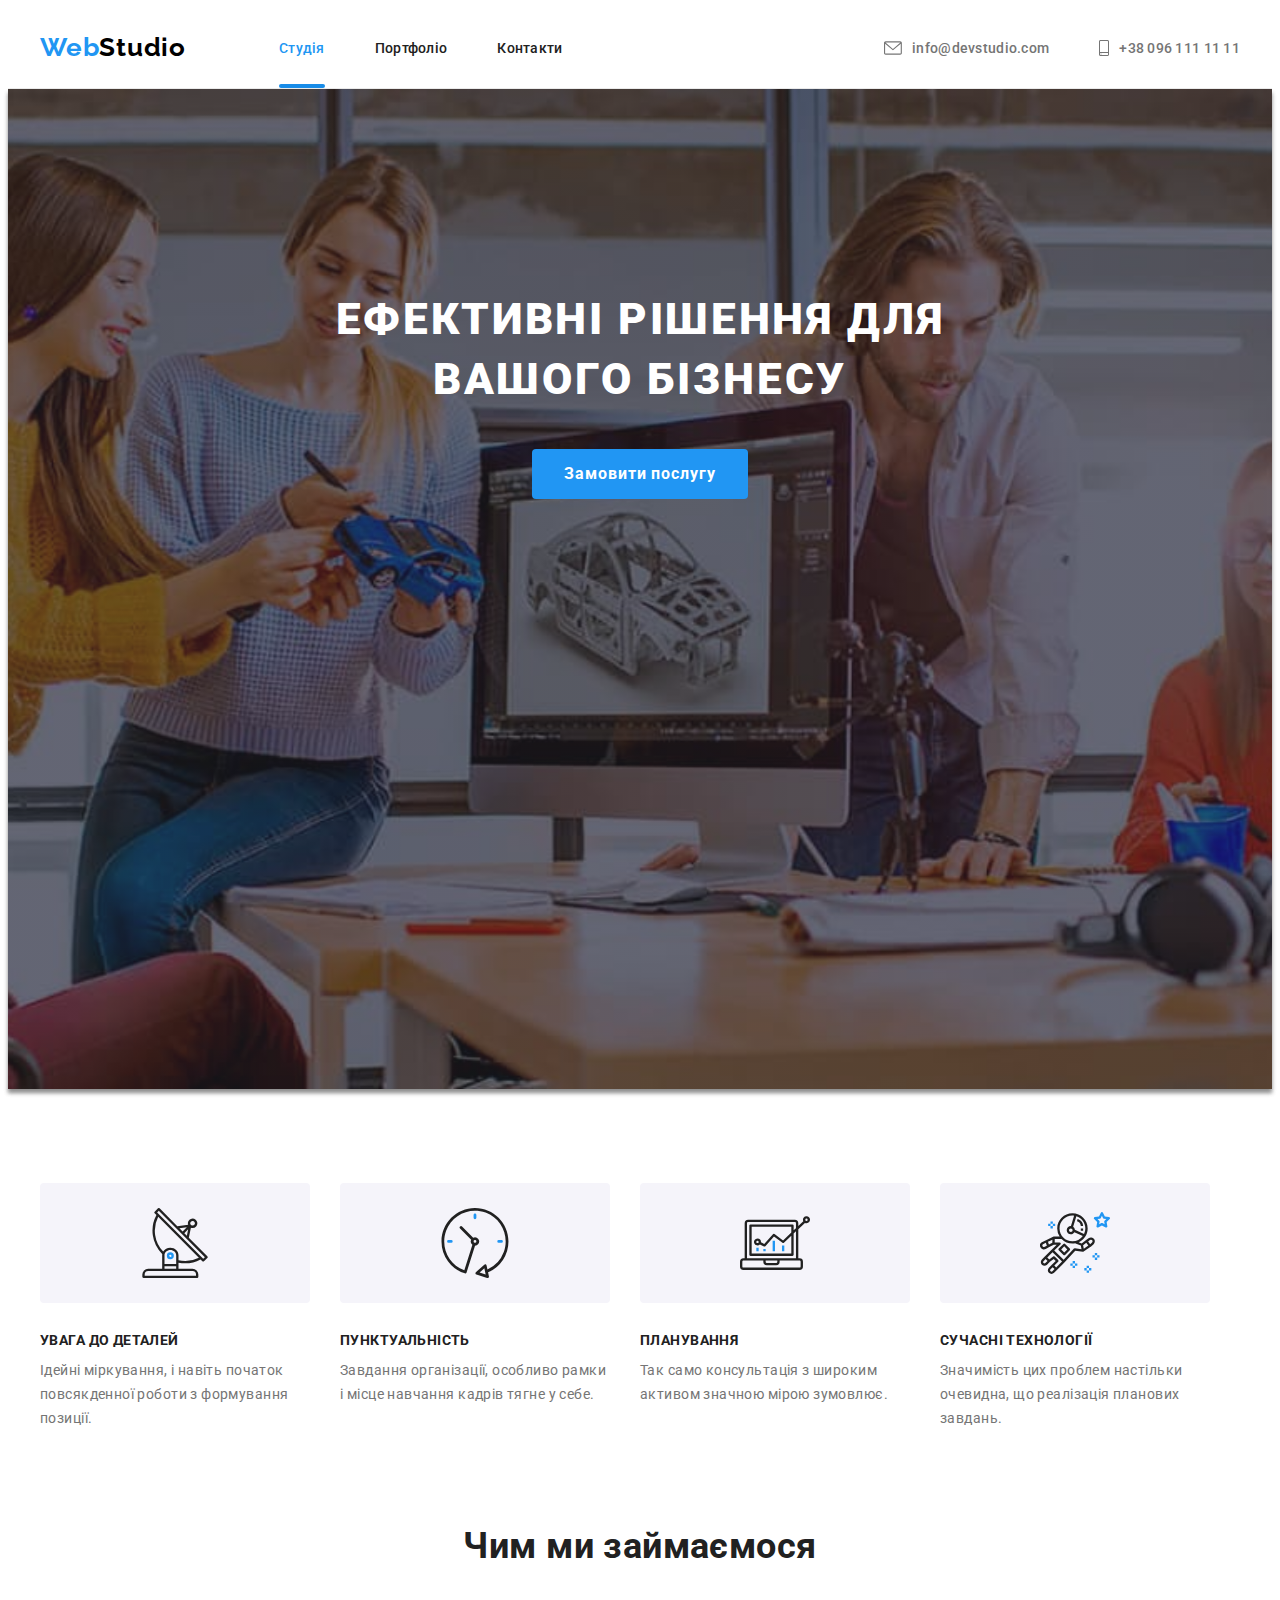
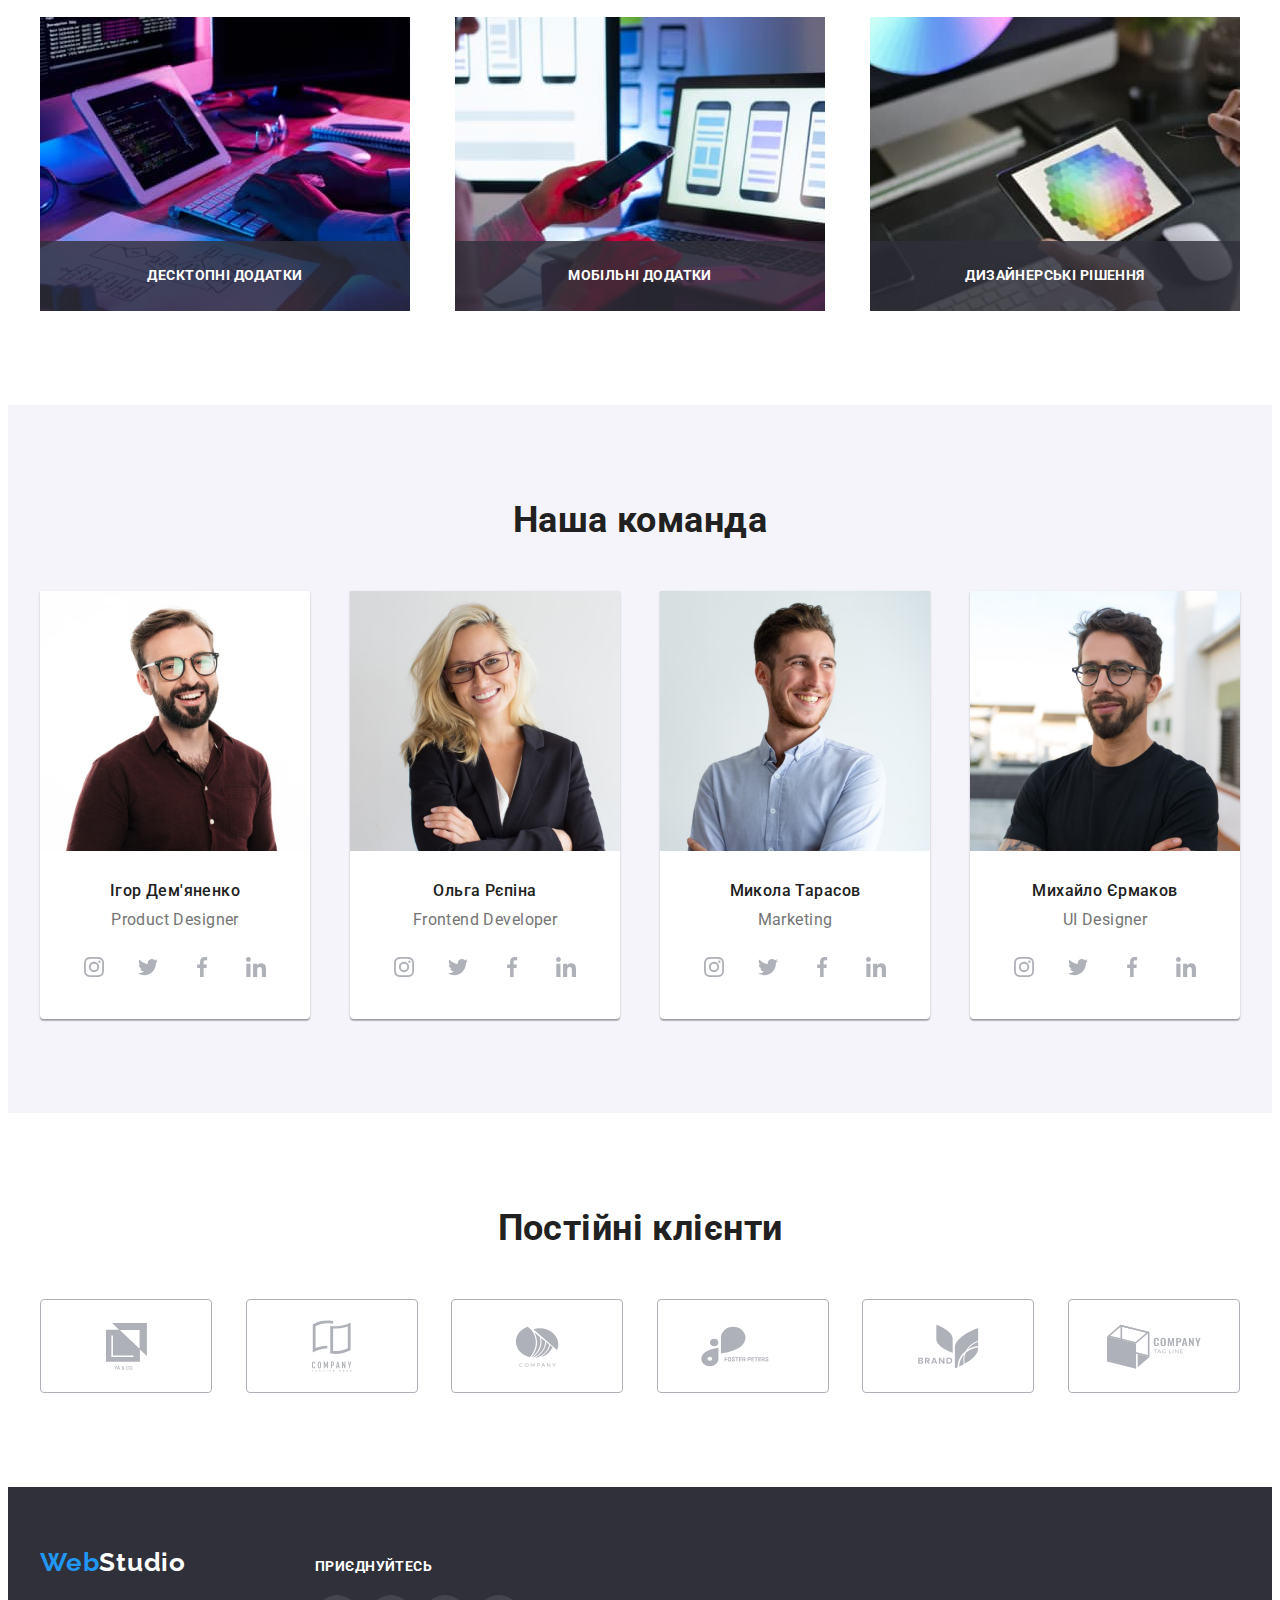
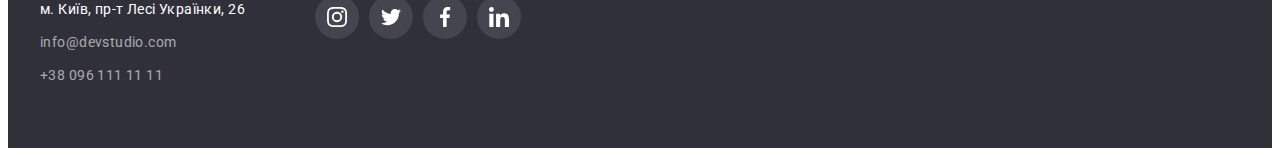
<file: index.html>
<!DOCTYPE html>
<html lang="en">
<head>
    <meta charset="UTF-8">
    <meta http-equiv="X-UA-Compatible" content="IE=edge">
    <meta name="viewport" content="width=device-width, initial-scale=1.0">
    <title>Web Studio</title>
    <link rel="preconnect" href="https://fonts.googleapis.com">
    <link rel="preconnect" href="https://fonts.gstatic.com" crossorigin>
    <link href="https://fonts.googleapis.com/css2?family=Raleway:wght@700&family=Roboto:wght@400;500;700;900&display=swap"
          rel="stylesheet">
    <link rel="stylesheet" href="https://cdnjs.cloudflare.com/ajax/libs/modern-normalize/1.1.0/modern-normalize.min.css"
        integrity="sha512-wpPYUAdjBVSE4KJnH1VR1HeZfpl1ub8YT/NKx4PuQ5NmX2tKuGu6U/JRp5y+Y8XG2tV+wKQpNHVUX03MfMFn9Q=="
        crossorigin="anonymous" referrerpolicy="no-referrer" />
    <link rel="stylesheet" href="./css/styles.css">
</head>
<body>

    <!-- HEADER -->
    <header class="page-header">
        <div class="container flex">
        <nav>
            <ul class="nav">
                <li class="item-logo"><a href="index.html" class="logo"><span class="logo-part">Web</span>Studio</a></li>
                <li class="item"><a href="./index.html" class="link current">Студія</a></li>
                <li class="item"><a href="./portfolio.html" class="link">Портфоліо</a></li>
                <li class="item"><a href="" class="link">Контакти</a></li>
            </ul>
        </nav>
        <ul class="contacts">
            <li class="item">
                <a class="link" href="mailto:info@devstudio.com">
                    <svg class="icon-mail" width="18" height="16">
                        <use href="./images/icons.svg#icon-link-letter"></use>
                    </svg>info@devstudio.com</a>
            </li>
            <li class="item">
                <a class="link" href="tel:+380961111111">
                    <svg class="icon-cell" width="10" height="16">
                        <use href="./images/icons.svg#icon-link-smartphone"></use>
                    </svg>+38 096 111 11 11</a>
            </li>
        </ul>
    </div>
    </header>
    <main>
        <!-- HERO -->
        <section class="hero overlay">
            <div class="container-hero-title">
                <h1 class="hero-title">Ефективні рішення для вашого бізнесу</h1>
                <button data-modal-open class="hero-button" type="button">Замовити послугу</button>
                <div class="backdrop is-hidden" data-modal>
                    <div class="modal">
                        <button class="close-button" data-modal-close>
                            <svg class="close-icon">
                                <use href="./images/icons.svg#icon-close"></use>
                            </svg>
                        </button>
                    </div>
                </div>
            </div>     
        </section>

        <!-- ОСОБЛИВОСТІ -->
        <section class="features section">
            <div class="container">
                <h2 class="visually-hidden">Особливості</h2>
                <ul class="features-list">
                    <li class="feature">
                        <div class="icon-feature">
                            <svg class="icon-details" width="70" heihgt="70">
                                <use href="./images/icons.svg#icon-feature-antenna"></use>
                            </svg>
                        </div>
                        <h3 class="feature-title">УВАГА ДО ДЕТАЛЕЙ</h3>
                        <p>Ідейні міркування, і навіть початок повсякденної роботи з формування позиції.</p>
                    </li>
                    <li class="feature">
                        <div class="icon-feature">
                            <svg class="icon-punctuality" width="70" heihgt="70">
                                <use href="./images/icons.svg#icon-feature-clock"></use>
                            </svg>
                        </div>
                        <h3 class="feature-title">ПУНКТУАЛЬНІСТЬ</h3>
                        <p>Завдання організації, особливо рамки і місце навчання кадрів тягне у себе.</p>
                    </li>
                    <li class="feature">
                        <div class="icon-feature">
                            <svg class="icon-plan" width="70" heihgt="70">
                                <use href="./images/icons.svg#icon-feature-diagram"></use>
                            </svg>
                        </div>
                        <h3 class="feature-title">ПЛАНУВАННЯ</h3>
                        <p>Так само консультація з широким активом значною мірою зумовлює.</p>
                    </li>
                    <li class="feature">
                        <div class="icon-feature">
                            <svg class="icon-technologies" width="70" heihgt="70">
                                <use href="./images/icons.svg#icon-feature-astronaut"></use>
                            </svg>
                        </div>
                        <h3 class="feature-title ">СУЧАСНІ ТЕХНОЛОГІЇ</h3>
                        <p>Значимість цих проблем настільки очевидна, що реалізація планових завдань.</p>
                    </li>
                </ul>
            </div>
        </section>

        <!-- ЧИМ МИ ЗАЙМАЄМОСЯ -->
        <section class="boxes section">
            <div class="container">
                <h2 class="boxes-title">Чим ми займаємося</h2>
                <ul class="boxes-list">
                    <li class="item">
                        <img class="box-picture" src="./images/whatwedo01.jpg" alt="Десктопні додатки" width="370" height="294">
                        <div class="box-label">
                            <h3 class="box-title">Десктопні додатки</h3>
                        </div>
                    </li>
                    <li class="item">
                        <img class="box-picture" src="./images/whatwedo02.jpg" alt="Мобільні додатки" width="370" height="294">
                        <div class="box-label">
                            <h3 class="box-title">Мобільні додатки</h3>
                        </div>
                    </li>
                    <li class="item">
                        <img class="box-picture" src="./images/whatwedo03.jpg" alt="Дизайнерські рішення" width="370" height="294">
                        <div class="box-label">
                            <h3 class="box-title">Дизайнерські рішення</h3>
                        </div>
                    </li>
                </ul>
            </div>
        </section>

        <!-- НАША КОМАНДА -->
        <section class="team section">
            <div class="container">
                <h2 class="title-next">Наша команда</h2>
                <ul class="team-list">
                    <li class="team-card">
                        <img src="./images/ourteam1-demjanenko.jpg" alt="Ігор Дем'яненко" width="270" height="260">
                        <div class="team-text">
                            <h3 class="team-title">Ігор Дем'яненко</h3>
                            <p>Product Designer</p>
                            <ul class="social-links">
                                <li>
                                    <a class="link-button" href="#" aria-label="Instagram">
                                        <svg class="button-icon" width="20" height="20">
                                            <use href="./images/icons.svg#icon-social-instagram"></use>
                                        </svg>
                                    </a>
                                </li>
                                <li>
                                    <a class="link-button" href="#" aria-label="Twitter">
                                        <svg class="button-icon" width="20" height="20">
                                            <use href="./images/icons.svg#icon-social-twitter"></use>
                                        </svg>
                                    </a>
                                </li>
                                <li>
                                    <a class="link-button" href="#" aria-label="Facebook">
                                        <svg class="button-icon" width="20" height="20">
                                            <use href="./images/icons.svg#icon-social-facebook"></use>
                                        </svg>
                                    </a>
                                </li>
                                <li>
                                    <a class="link-button" href="#" aria-label="Linkedin">
                                        <svg class="button-icon" width="20" height="20">
                                            <use href="./images/icons.svg#icon-social-linkedin"></use>
                                        </svg>
                                    </a>
                                </li>
                            </ul>
                        </div>
                    </li>
                    <li class="team-card">
                        <img src="./images/ourteam2-repina.jpg" alt="Ольга Рєпіна" width="270" height="260">
                        <div class="team-text">
                            <h3 class="team-title">Ольга Рєпіна</h3>
                            <p>Frontend Developer</p>
                            <ul class="social-links">
                                <li>
                                    <a class="link-button" href="#" aria-label="Instagram">
                                        <svg class="button-icon" width="20" height="20">
                                            <use href="./images/icons.svg#icon-social-instagram"></use>
                                        </svg>
                                    </a>
                                </li>
                                <li>
                                    <a class="link-button" href="#" aria-label="Twitter">
                                        <svg class="button-icon" width="20" height="20">
                                            <use href="./images/icons.svg#icon-social-twitter"></use>
                                        </svg>
                                    </a>
                                </li>
                                <li>
                                    <a class="link-button" href="#" aria-label="Facebook">
                                        <svg class="button-icon" width="20" height="20">
                                            <use href="./images/icons.svg#icon-social-facebook"></use>
                                        </svg>
                                    </a>
                                </li>
                                <li>
                                    <a class="link-button" href="#" aria-label="Linkedin">
                                        <svg class="button-icon" width="20" height="20">
                                            <use href="./images/icons.svg#icon-social-linkedin"></use>
                                        </svg>
                                    </a>
                                </li>
                            </ul>
                        </div>
                    </li>
                    <li class="team-card">
                        <img src="./images/ourteam3-tarasov.jpg" alt="Микола Тарасов" width="270" height="260">
                        <div class="team-text">
                            <h3 class="team-title">Микола Тарасов</h3>
                            <p>Marketing</p>
                            <ul class="social-links">
                                <li>
                                    <a class="link-button" href="#" aria-label="Instagram">
                                        <svg class="button-icon" width="20" height="20">
                                            <use href="./images/icons.svg#icon-social-instagram"></use>
                                        </svg>
                                    </a>
                                </li>
                                <li>
                                    <a class="link-button" href="#" aria-label="Twitter">
                                        <svg class="button-icon" width="20" height="20">
                                            <use href="./images/icons.svg#icon-social-twitter"></use>
                                        </svg>
                                    </a>
                                </li>
                                <li>
                                    <a class="link-button" href="#" aria-label="Facebook">
                                        <svg class="button-icon" width="20" height="20">
                                            <use href="./images/icons.svg#icon-social-facebook"></use>
                                        </svg>
                                    </a>
                                </li>
                                <li>
                                    <a class="link-button" href="#" aria-label="Linkedin">
                                        <svg class="button-icon" width="20" height="20">
                                            <use href="./images/icons.svg#icon-social-linkedin"></use>
                                        </svg>
                                    </a>
                                </li>
                            </ul>
                        </div>
                    </li>
                    <li class="team-card">
                        <img src="./images/ourteam4-yermakov.jpg" alt="Михайло Єрмаков" width="270" height="260">
                        <div class="team-text">
                            <h3 class="team-title">Михайло Єрмаков</h3>
                            <p>UI Designer</p>
                            <ul class="social-links">
                                <li>
                                    <a class="link-button" href="#" aria-label="Instagram">
                                        <svg class="button-icon" width="20" height="20">
                                            <use href="./images/icons.svg#icon-social-instagram"></use>
                                        </svg>
                                    </a>
                                </li>
                                <li>
                                    <a class="link-button" href="#" aria-label="Twitter">
                                        <svg class="button-icon" width="20" height="20">
                                            <use href="./images/icons.svg#icon-social-twitter"></use>
                                        </svg>
                                    </a>
                                </li>
                                <li>
                                    <a class="link-button" href="#" aria-label="Facebook">
                                        <svg class="button-icon" width="20" height="20">
                                            <use href="./images/icons.svg#icon-social-facebook"></use>
                                        </svg>
                                    </a>
                                </li>
                                <li>
                                    <a class="link-button" href="#" aria-label="Linkedin">
                                        <svg class="button-icon" width="20" height="20">
                                            <use href="./images/icons.svg#icon-social-linkedin"></use>
                                        </svg>
                                    </a>
                                </li>
                            </ul>
                        </div>
                    </li>
                </ul>
            </div> 
        </section>
        <!-- ПОСТІЙНІ КЛІЄНТИ -->
        <section class="clients section">
            <div class="container">
            <h2 class="title-next">Постійні клієнти</h2>
                <ul class="clients-list">
                    <li>
                        <a class="client-company" href="#" aria-label="Ya & Co">
                            <svg class="icon-company" width="41" height="47">
                                <use href="./images/icons.svg#icon-client-yaco"></use>
                            </svg>
                        </a>
                    </li>
                    <li>
                        <a class="client-company" href="#" aria-label="Company Tagline Here">
                            <svg class="icon-company" width="40" height="52">
                                <use href="./images/icons.svg#icon-client-taglinehere"></use>
                            </svg>
                        </a>
                    </li>
                    <li>
                        <a class="client-company" href="#" aria-label="Company">
                            <svg class="icon-company" width="44" height="41">
                                <use href="./images/icons.svg#icon-client-company"></use>
                            </svg>
                        </a>
                    </li>
                    <li>
                        <a class="client-company" href="#" aria-label="Foster Peters">
                            <svg class="icon-company" width="84" height="41">
                                <use href="./images/icons.svg#icon-client-fosterpeters"></use>
                            </svg>
                        </a>
                    </li>
                    <li>
                        <a class="client-company" href="#" aria-label="Brand">
                            <svg class="icon-company" width="63" height="45">
                                <use href="./images/icons.svg#icon-client-brand"></use>
                            </svg>
                        </a>
                    </li>
                    <li>
                        <a class="client-company" href="#" aria-label="Ya & Co">
                            <svg class="icon-company" width="94" height="45">
                                <use href="./images/icons.svg#icon-client-companytagline"></use>
                            </svg>
                        </a>
                    </li>
                </ul>
            </div>
        </section>
    </main>
    <!-- FOOTER -->
    <footer class="foot">
        <div class="container basement">
            <div class="basement-links">
                <a href="index.html" class="logo-foot"><span class="logo-part">Web</span>Studio</a>
                <address>
                    <ul class="adress-list">
                        <li class="adress-item"><a href="https://goo.gl/maps/ySmGjcdxqGTYYULQ9" class="adress-map" target="_blank"
                                rel="noreferrer noopener nofollow">м. Київ, пр-т Лесі Українки, 26
                            </a>
                        </li>
                        <li class="adress-item"><a href="mailto:info@devstudio.com" class="adress-link">info@devstudio.com</a></li>
                        <li class="adress-item"><a href="tel:+380961111111" class="adress-link">+38 096 111 11 11</a></li>
                    </ul>
                </address>
            </div>
            <div class="join">
                <h3 class="join-title">приєднуйтесь</h3>
                <ul class="join-list">
                    <li>
                        <a class="join-links" href="#" aria-label="Instagram">
                            <svg class="join-icon" width="20" height="20">
                                <use href="./images/icons.svg#icon-social-instagram"></use>
                            </svg>
                        </a>
                    </li>
                    <li>
                        <a class="join-links" href="#" aria-label="Instagram">
                            <svg class="join-icon" width="20" height="20">
                                <use href="./images/icons.svg#icon-social-twitter"></use>
                            </svg>
                        </a>
                    </li>
                    <li>
                        <a class="join-links" href="#" aria-label="Instagram">
                            <svg class="join-icon" width="20" height="20">
                                <use href="./images/icons.svg#icon-social-facebook"></use>
                            </svg>
                        </a>
                    </li>
                    <li>
                        <a class="join-links" href="#" aria-label="Instagram">
                            <svg class="join-icon" width="20" height="20">
                                <use href="./images/icons.svg#icon-social-linkedin"></use>
                            </svg>
                        </a>
                    </li>
                </ul>
            </div>
        </div>
    </footer>
    <script src="./js/modal.js"></script>
</body>
</html>
</file>
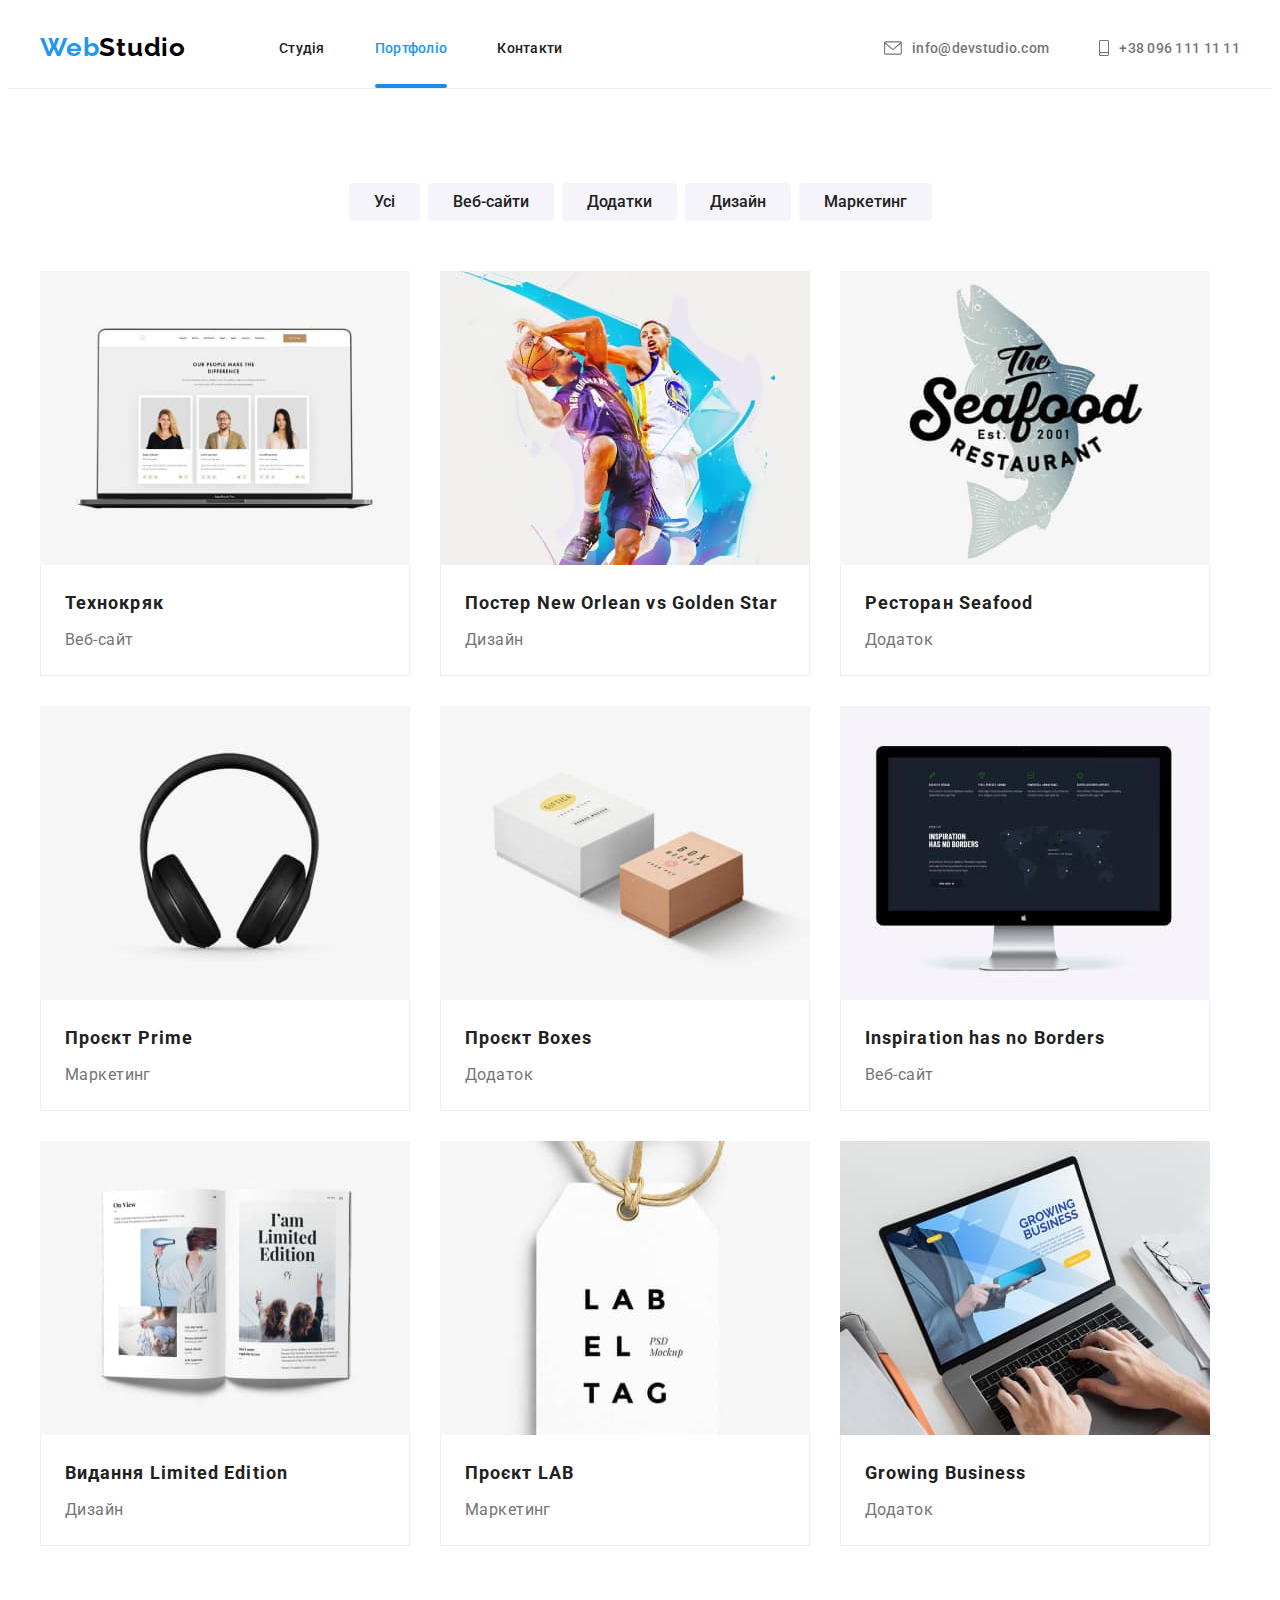
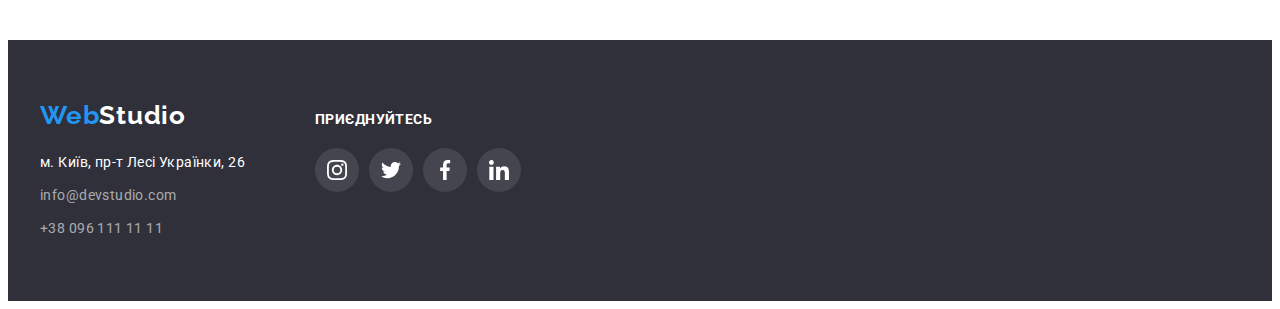
<file: portfolio.html>
<!DOCTYPE html>
<html lang="en">
  <head>
    <meta charset="UTF-8" />
    <meta http-equiv="X-UA-Compatible" content="IE=edge" />
    <meta name="viewport" content="width=device-width, initial-scale=1.0" />
    <title>Portfolio</title>
    <link rel="preconnect" href="https://fonts.googleapis.com" />
    <link rel="preconnect" href="https://fonts.gstatic.com" crossorigin />
    <link
      href="https://fonts.googleapis.com/css2?family=Raleway:wght@700&family=Roboto:wght@400;500;700;900&display=swap"
      rel="stylesheet"
    />
    <link
      rel="stylesheet"
      href="https://cdnjs.cloudflare.com/ajax/libs/modern-normalize/1.1.0/modern-normalize.min.css"
      integrity="sha512-wpPYUAdjBVSE4KJnH1VR1HeZfpl1ub8YT/NKx4PuQ5NmX2tKuGu6U/JRp5y+Y8XG2tV+wKQpNHVUX03MfMFn9Q=="
      crossorigin="anonymous"
      referrerpolicy="no-referrer"
    />
    <link rel="stylesheet" href="./css/styles.css" />
  </head>

  <body>
    <!-- HEADER -->
    <header class="page-header">
      <div class="container flex">
        <nav>
          <ul class="nav">
            <li class="item-logo">
              <a href="index.html" class="logo"
                ><span class="logo-part">Web</span>Studio</a
              >
            </li>
            <li class="item"><a href="./index.html" class="link">Студія</a></li>
            <li class="item">
              <a href="./portfolio.html" class="link current">Портфоліо</a>
            </li>
            <li class="item"><a href="" class="link">Контакти</a></li>
          </ul>
        </nav>
        <ul class="contacts">
          <li class="item">
            <a class="link" href="mailto:info@devstudio.com">
              <svg class="icon-mail" width="18" height="16">
                <use href="./images/icons.svg#icon-link-letter"></use></svg>info@devstudio.com</a>
          </li>
          <li class="item">
            <a class="link" href="tel:+380961111111">
              <svg class="icon-cell" width="10" height="16">
                <use href="./images/icons.svg#icon-link-smartphone"></use></svg>+38 096 111 11 11</a>
          </li>
        </ul>
      </div>
    </header>
    <main>
      <!-- ФІЛЬТР КНОПОК -->
      <section class="port section">
        <div class="container">
          <h1 class="visually-hidden">Портфоліо</h1>
          <ul class="port-buttons">
            <li class="button-item">
              <button class="filter-button" type="button">Усі</button>
            </li>
            <li class="button-item">
              <button class="filter-button" type="button">Веб-сайти</button>
            </li>
            <li class="button-item">
              <button class="filter-button" type="button">Додатки</button>
            </li>
            <li class="button-item">
              <button class="filter-button" type="button">Дизайн</button>
            </li>
            <li class="button-item">
              <button class="filter-button" type="button">Маркетинг</button>
            </li>
          </ul>
          <ul class="port-filter">
            <li class="port-card">
              <a class="port-link" href="#">
                <div class="picture">
                  <img
                  src="./images/portfolio/technokrjak.jpg"
                  alt="Зображення сторінки інтернета"
                  width="370"
                  height="294">
                <div class="card-description">
                  <p class="description-text">
                    Ресурс пропонує комплексні пропозиції з різним рівнем
                    функціоналу та сервісів. Все це дозволить відвідувачу
                    отримати вичерпні відомості про компанію чи приватну особу.
                  </p>
                </div>
                </div>
                <div class="card-text">
                  <h2 class="port-filter-title">Технокряк</h2>
                  <p>Веб-сайт</p>
                </div>
              </a>
            </li>
            <li class="port-card">
              <a href="#" class="port-link">
                <div class="picture">
                  <img
                  src="./images/portfolio/basketball.jpg"
                  alt="Баскетболісти з м'ячем"
                  width="370"
                  height="294">
                  <div class="card-description">
                    <p class="description-text">
                      Постер НБА Нью-Орлеан проти Сан Франциско Голден Стар. Тут
                      має бути інший текст, якого не має в проекті, але я його
                      написав, щоб перевірити і побачити, як він буде
                      відображатись на цій картці.
                    </p>
                  </div>
                </div>
                <div class="card-text">
                  <h2 class="port-filter-title">
                    Постер New Orlean vs Golden Star
                  </h2>
                  <p>Дизайн</p>
                </div>
              </a>
            </li>
            <li class="port-card">
              <a href="#" class="port-link">
                <div class="picture">
                  <img
                    src="./images/portfolio/seafood.jpg"
                    alt="Логотип рибного ресторану"
                    width="370"
                    height="294"
                  />
                  <div class="card-description">
                    <p class="description-text">
                      Тут про застосунок для ресторану Сіфуд. Далі вода про те
                      який класний ресторан і який ще більш чудовий застосунок
                      розроблений нашою вебстудією)
                    </p>
                  </div>
                </div>
                <div class="card-text">
                  <h2 class="port-filter-title">Ресторан Seafood</h2>
                  <p>Додаток</p>
                </div>
              </a>
            </li>
            <li class="port-card">
              <a href="#" class="port-link">
                <div class="picture">
                  <img
                    src="./images/portfolio/prime.jpg"
                    alt="Навушники"
                    width="370"
                    height="294"
                  />
                  <div class="card-description">
                    <p class="description-text">
                      Навушники. Ми самі не уявляємо чому. Виглядає стильно і
                     сучасно, то й добре. Але щось пов'язане з маркетингом.
                    </p>
                  </div>
                </div>
                <div class="card-text">
                  <h2 class="port-filter-title">Проєкт Prime</h2>
                  <p>Маркетинг</p>
                </div>
              </a>
            </li>
            <li class="port-card">
              <a href="#" class="port-link">
                <div class="picture">
                  <img
                    src="./images/portfolio/boxes.jpg"
                    alt="Дві коробки"
                    width="370"
                    height="294"
                  />
                  <div class="card-description">
                    <p class="description-text">
                      Застосунок, де на обкладинці красиво
                      розташовані вінтажні коробки. Власне, така й назва. Щось схоже на тетріс.
                      Просто знайте, що наша ВебСтудія втілить в життя будь яку
                      вашу забаганку.
                    </p>
                  </div>
                </div>
                <div class="card-text">
                  <h2 class="port-filter-title">Проєкт Boxes</h2>
                  <p>Додаток</p>
                </div>
              </a>
            </li>
            <li class="port-card">
              <a href="#" class="port-link">
                <div class="picture">
                  <img
                    src="./images/portfolio/inspiration.jpg"
                    alt="Монітор"
                    width="370"
                    height="294"
                  />
                  <div class="card-description">
                    <p class="description-text">
                      Веб-сайт "Надхнення немає меж". Філософське. Мабуть, сайт
                      для тих, хто має багато натхнення, але не знає де його
                      втілити. Вам сюди
                    </p>
                  </div>
                </div>
                <div class="card-text">
                  <h2 class="port-filter-title">Inspiration has no Borders</h2>
                  <p>Веб-сайт</p>
                </div>
              </a>
            </li>
            <li class="port-card">
              <a href="#" class="port-link">
                <div class="picture">
                  <img
                    src="./images/portfolio/limited.jpg"
                    alt="Журнал на сторінці з заголовком I'm limited edition"
                    width="370"
                    height="294"
                  />
                  <div class="card-description">
                    <p class="description-text">
                      О. Тут круто. Нам довірили розробити дизайн лімітованої
                      обкладинки одного невідомого журналу. Щось про фени або про
                      волосся. Видання лімітоване, то ж навряд чи ви він потрапить у
                      ваші руки.
                    </p>
                  </div>
                </div>
                <div class="card-text">
                  <h2 class="port-filter-title">Видання Limited Edition</h2>
                  <p>Дизайн</p>
                </div>
              </a>
            </li>
            <li class="port-card">
              <a href="#" class="port-link">
                <div class="picture">
                  <img
                    src="./images/portfolio/lab.jpg"
                    alt="Label TAG"
                    width="370"
                    height="294"
                  />
                  <div class="card-description">
                    <p class="description-text">
                      Проект ЛАБ. Це знов ніби не зрозуміло, але назва кричуща
                      і модна. Все дуже красиво, особливо нам подобається
                      той шнурочок і стильний вузлик.
                    </p>
                  </div>
                </div>
                <div class="card-text">
                  <h2 class="port-filter-title">Проєкт LAB</h2>
                  <p>Маркетинг</p>
                </div>
              </a>
            </li>
            <li class="port-card">
              <a href="#" class="port-link">
                <div class="picture">
                  <img
                    src="./images/portfolio/business.jpg"
                    alt="Фото лептопа з надписом Growing Business на мониторі"
                    width="370"
                    height="294"
                  />
                  <div class="card-description">
                    <p class="description-text">
                      Бізнес застосунок. Зростаючий бізнес. Для серйозних людей,
                      які знають ціну своєму часу. Якось так.
                    </p>
                  </div>
                </div>
                <div class="card-text">
                  <h2 class="port-filter-title">Growing Business</h2>
                  <p>Додаток</p>
                </div>
              </a>
            </li>
          </ul>
        </div>
      </section>
    </main>

    <!-- FOOTER -->
    <footer class="foot">
      <div class="container basement">
        <div class="basement-links">
          <a href="index.html" class="logo-foot"
            ><span class="logo-part">Web</span>Studio</a
          >
          <address>
            <ul class="adress-list">
              <li class="adress-item">
                <a
                  href="https://goo.gl/maps/ySmGjcdxqGTYYULQ9"
                  class="adress-map"
                  target="_blank"
                  rel="noreferrer noopener nofollow"
                  >м. Київ, пр-т Лесі Українки, 26
                </a>
              </li>
              <li class="adress-item">
                <a href="mailto:info@devstudio.com" class="adress-link"
                  >info@devstudio.com</a
                >
              </li>
              <li class="adress-item">
                <a href="tel:+380961111111" class="adress-link"
                  >+38 096 111 11 11</a
                >
              </li>
            </ul>
          </address>
        </div>
        <div class="join">
          <h3 class="join-title">приєднуйтесь</h3>
          <ul class="join-list">
            <li>
              <button class="join-links" aria-label="Instagram">
                <svg class="join-icon" width="20" height="20">
                  <use href="./images/icons.svg#icon-social-instagram"></use>
                </svg>
              </button>
            </li>
            <li>
              <button class="join-links" aria-label="Instagram">
                <svg class="join-icon" width="20" height="20">
                  <use href="./images/icons.svg#icon-social-twitter"></use>
                </svg>
              </button>
            </li>
            <li>
              <button class="join-links" aria-label="Instagram">
                <svg class="join-icon" width="20" height="20">
                  <use href="./images/icons.svg#icon-social-facebook"></use>
                </svg>
              </button>
            </li>
            <li>
              <button class="join-links" aria-label="Instagram">
                <svg class="join-icon" width="20" height="20">
                  <use href="./images/icons.svg#icon-social-linkedin"></use>
                </svg>
              </button>
            </li>
          </ul>
        </div>
      </div>
    </footer>
  </body>
</html>
</file>
<file: css/styles.css>
/* колір тексту основний білий                    - #FFFFFF */
/* колір заголовків h2/h3                         - #212121 */
/* колір чорного в логотипі                       - #000000 */
/* колір вторинного (а абзацах) тексту            - #757575 */
/* колір фону кнопки, у лого та блакитного тексту - #2196F3 */
/* колір фону активної кнопки                     - #188CE8 */
/* колір фона основний білий                      - #F5F5F5 */
/* колір фона вторинний сірий                     - #F5F4FA */
/* колір фона HERO                                - #2F303A */
/* колір фона (background) вторичный              - #f5f5f5 */
/* колір фона (background) на картках             - #ffffff */

:root {
    --primary-text-color: #757575;
    --title-text-color: #212121;
    --title-hero-color: #FFFFFF;
    --title-hero-background-color: #2F303A;
    --secondary-text-color: #FFFFFF;
    --third-text-color: #2196F3;
    --button-active-background: #188CE8;
    --primary-background-color: #F5F5F5;
    --secondary-backgroung-color: #F5F4FA;
    --background-card-color: #FFFFFF;
    --social-icon-color: #AFB1B8;
    }

body {
  color: var(--primary-text-color);
  font-family: 'Roboto', sans-serif;
  font-size: 14px;
  letter-spacing: 0.03em;
}

.container {
  width: 1200px;
  padding: 0 15px;
  margin: 0 auto;
  /* outline: 1px solid teal; */
}

.flex {
  display: flex;
  align-items: center;
}

h2, h3, p, ul {
  margin-top: 0;
  margin-bottom: 0px;
  padding-inline-start: 0px;
}

.section {
  padding: 94px 0;
}

img {
    display: block;
    max-width: 100%;
    height: auto;
}

/* HEADER */
.page-header {
  border-bottom: 1px solid #ECECEC;
}

.nav {
  display: flex;
  margin-top: 0;
  margin-bottom: 0;
  list-style: none;
}

/* LOGO */
.nav .logo {
  display: inline-block;
  font-family: 'Raleway';
  font-weight: 700;
  font-size: 26px;
  line-height: 1.192;
  color: #000000;
  text-decoration: none;
  letter-spacing: 0.03em;
  padding-top: 24px;
  padding-bottom: 25px;
}
.logo-part {
  color: var(--third-text-color);
}

/* NAVIGATIONS */
.nav .link {
  position: relative;
  display: block;
  padding-top: 32px;
  padding-bottom: 32px;
  color: var(--title-text-color);
  font-weight: 500;
  line-height: 1.143;
  letter-spacing: 0.02em;
  text-decoration: none;
  transition: color 250ms cubic-bezier(0.4, 0, 0.2, 1);
}

.nav .current {
  color: var(--third-text-color);
}

.nav .current::after {
  position: absolute; 
  display: block;
  content: " ";
  width: 100%;
  height: 4px;
  bottom: 0;
  border-radius: 2px;
  background-color: var(--button-active-background);
}

.nav .link:hover,
.nav .link:focus {
  color: var(--third-text-color);
}

.item-logo {
  margin-right: 93px;
}

.nav .item:not(:last-child) {
  margin-right: 50px;
}

/* CONTACTS */
.contacts {
  display: inline-flex;
  margin-top: 0;
  margin-bottom: 0;
  margin-left: auto;
  list-style: none;
  font-weight: 500;
  line-height: 1.143;
  letter-spacing: 0.02em;
}

.contacts .item {
  padding-top: 32px;
  padding-bottom: 32px;
  background-repeat: no-repeat; 
}

.contacts .item + .item {
  margin-left: 50px;
}

.contacts .link {
  display: flex;
  padding: 0;
  align-items: center;
  color: var(--primary-text-color);
  text-decoration: none;
  transition: color 250ms cubic-bezier(0.4, 0, 0.2, 1);
}

.contacts .link:hover,
.contacts .link:focus {
  color: var(--third-text-color);
}

.icon-mail {
  fill: currentColor;
  padding: 0;
  margin-right: 10px;
}

.icon-mail:hover,
.icon-mail:focus {
  fill: currentColor;
}

.icon-cell {
  fill: currentColor;
  padding: 0;
  margin-right: 10px;
}

.icon-cell:hover
.icon-cell:focus {
  fill: currentColor;
}

/* HERO */
.hero {
  text-align: center;
  background-color: var(--title-hero-background-color);
  box-shadow: 0px 4px 4px rgba(0, 0, 0, 0.25), 0px 4px 4px rgba(0, 0, 0, 0.25);
  padding-top: 200px;
  padding-bottom: 200px;
}

.overlay { 
  max-width: 1600px;
  height: 600px;
  margin-left: auto;
  margin-right: auto;
  background-image: linear-gradient(
    to right,
    rgba(47, 48, 58, 0.4), 
    rgba(47, 48, 58, 0.4)
  ), 
  url(../images/body.jpg);
  background-size: cover;
  background-position: center;
}

.container-hero-title {
  width: 696px;
  margin: 0 auto;
  align-items: center;
    /* outline: 1px solid tomato; */
}

.hero-title {
  font-weight: 900;
  font-size: 44px;
  line-height: 1.364;
  color: var(--title-hero-color);
  text-align: center;
  letter-spacing: 0.06em;
  text-transform: uppercase;
  margin-top: 0;
  margin-bottom: 0px;
  padding-bottom: 40px;
}

.hero-button {
  display: inline-block;
  font-family: 'Roboto', sans-serif;
  font-weight: 700;
  font-size: 16px;
  line-height: 1.88;
  color: var(--secondary-text-color);
  background-color: var(--third-text-color);
  text-align: center;
  align-items: center;
  letter-spacing: 0.06em;
  cursor: pointer;
  border: none;
  border-radius: 4px;
  padding: 10px 32px;
  min-width: 216px;
  transition: background-color 250ms cubic-bezier(0.4, 0, 0.2, 1);
}

.hero-button:hover,
.hero-button:focus {
  background-color: var(--button-active-background);
}

.backdrop {
  position: fixed;
  top: 0;
  left: 0;
  width: 100%;
  height: 100%;
  background-color: rgba(0, 0, 0, 0.2);

  opacity: 1;
  
  transition: opacity 250ms cubic-bezier(0.4, 0, 0.2, 1),
              visibility 250ms cubic-bezier(0.4, 0, 0.2, 1);
}

.backdrop.is-hidden {
  visibility: hidden;
  opacity: 0;
  pointer-events: none;
}

.backdrop.is-hidden .modal {
  transform: translate(-50%, -50%) scale(0.5);
}

.modal {
  position: absolute;
  top: 50%;
  left: 50%;
  min-width: 528px;
  min-height: 581px;
  background-color: var(--background-card-color);
  box-shadow: 0px 1px 3px rgba(0, 0, 0, 0.12), 0px 1px 1px rgba(0, 0, 0, 0.14), 0px 2px 1px rgba(0, 0, 0, 0.2);
  border-radius: 4px;

  transform: translate(-50%, -50%) scale(1);
  transition: transform 250ms cubic-bezier(0.4, 0, 0.2, 1);
}

.close-button {
  position: absolute;
  right: 8px;
  top: 8px;
  display: flex;
  justify-content: center;
  align-items: center;
  padding: 0;
  margin-right: 0;
  width: 30px;
  height: 30px;
  background-color: var(--background-card-color);
  border: 1px solid rgba(0, 0, 0, 0.1);
  border-radius: 50%;
  cursor: pointer;
  
}

.close-icon {
  width: 11px; 
  height: 11px;
}

/* СТИЛЬ ДЛЯ ЗАГОЛОВКІВ H2 */
.title-next {
  font-weight: 700;
  font-size: 36px;
  line-height: 1.17;
  text-align: center;
  color: var(--title-text-color);
  margin-bottom: 50px;
}

/* ОСОБЛИВОСТІ */
.visually-hidden {
  position: absolute;
  width: 1px;
  height: 1px;
  margin: -1px;
  border: 0;
  padding: 0;
  white-space: nowrap;
  clip-path: inset(100%);
  clip: rect(0 0 0 0);
  overflow: hidden;
}
.features {
  line-height: 1.71;
}

.features-list {
    list-style: none;
    display: flex;
}

.feature {
  width: 270px;
  margin-right: 30px;
}

.icon-feature {
  display: flex;
  justify-content: center;
  padding: 0;
  border: none;
  width: 270px;
  height: 120px;
  margin-bottom: 30px;
  background-color: var(--secondary-backgroung-color);
  border-radius: 4px;
  align-items: center;
}

.feature:nth-child(4) {
  margin-right: 0;
}

.feature-title {
    font-weight: 700;
    font-size: 14px;
    line-height: 1.14;
    text-transform: uppercase;
    color: var(--title-text-color);
    margin-bottom: 10px;
}

/* ЧИМ МИ ЗАЙМАЄМОСЯ */
.boxes {
  padding-top: 0;
}

.boxes-title {
  font-weight: 700;
  font-size: 36px;
  line-height: 1.17;
  text-align: center;
  color: var(--title-text-color);
  margin-bottom: 50px;
}

.boxes-list {
  display: flex;
  list-style: none;
  justify-content: space-between;
}

.boxes-list .item {
  position: relative;
}

.box-label {
  display: flex;
  position: absolute;
  bottom: 0;
  left: 0;
  width: 370px;
  height: 70px;
  justify-content: center;
  align-items: center;
  background: rgba(47, 48, 58, 0.8);
}

.box-title {
  font-weight: 700;
  font-size: 14px;
  line-height: 1.14;
  letter-spacing: 0.03em;
  text-transform: uppercase;
  color: var(--title-hero-color);
}

  /* НАША КОМАНДА */
  .team {
    background-color: var(--secondary-backgroung-color);
  }

  .team-list {
    display: flex;
    justify-content: space-between;
    list-style: none;
  }

  .team-card {
    background-color: var(--background-card-color);
    text-align: center;
    font-size: 16px;
    line-height: 1.19;
    box-shadow: 0px 1px 3px rgba(0, 0, 0, 0.12), 0px 1px 1px rgba(0, 0, 0, 0.14), 0px 2px 1px rgba(0, 0, 0, 0.2);
    border-radius: 0px 0px 4px 4px;
  }

  .team-title {
    margin-bottom: 10px;
    font-weight: 500;
    font-size: 16px;
    line-height: 1.19;
    color: var(--title-text-color);
  }

  .team-text {
    padding: 30px 32px;
  }

  .social-links {
    display: flex;
    margin: 0;
    padding: 0;
    justify-content: space-between;
    margin: 16px 0 0;
    list-style: none;
  }

  .link-button {
    display: flex;
    justify-content: center;
    align-items: center;
    border: none;
    width: 44px;
    height: 44px;
    color: var(--social-icon-color);
    border-radius: 50%;
    background-color: var(--background-card-color);
    cursor: pointer;
    transition: background-color 250ms cubic-bezier(0.4, 0, 0.2, 1),
                color 250ms cubic-bezier(0.4, 0, 0.2, 1);
  }

  .button-icon {
    fill: currentColor;
  }

  .link-button:hover,
  .link-button:focus {
    background-color: var(--third-text-color);
    color: var(--title-hero-color);
  }
  
  /* ПОСТІЙНІ КЛІЄНТИ */
  .clients-list {
    display: flex;
    margin: 0;
    padding: 0;
    list-style: none;
    justify-content: space-between;
  }

  .client-company {
    display: flex;
    justify-content: center;
    align-items: center;
    width: 170px;
    height: 92px;
    border: 1px solid var(--social-icon-color);
    border-radius: 4px;
    color: var(--social-icon-color);
    background-color: var(--background-card-color);
    cursor: pointer;
    transition: background-color 250ms cubic-bezier(0.4, 0, 0.2, 1),
                color 250ms cubic-bezier(0.4, 0, 0.2, 1);
  }

  .icon-company {
    fill: currentColor;
  }

  .client-company:hover,
  .client-company:focus {
    border: 1px solid var(--third-text-color);
    color: var(--third-text-color);
  }

  /* FOOTER */
  .foot {
    background-color: var(--title-hero-background-color);
  }
  .basement-links {
    padding: 60px 0;
  }

  .logo-foot {
    display: inline-block;
    font-family: 'Raleway';
    font-weight: 700;
    font-size: 26px;
    line-height: 1.192;
    color: var(--secondary-text-color);
    text-decoration: none;
    letter-spacing: 0.03em;
    margin-bottom: 20px;
  }

  .adress-list {
    list-style: none;
    font-style: normal;
    line-height: 1.71;
  }

  .adress-item:nth-child(-n + 2) {
    margin-bottom: 9px;
  }

  .adress-map {
    color: var(--secondary-text-color);
    text-decoration: none;
    transition: color 250ms cubic-bezier(0.4, 0, 0.2, 1);
  }
  .adress-link {
    color: rgba(255, 255, 255, 0.6);
    text-decoration: none;
    transition: color 250ms cubic-bezier(0.4, 0, 0.2, 1);
  }
  .adress-map:hover,
  .adress-map:focus {
    color: var(--third-text-color);
  }
  .adress-link:hover,
  .adress-link:focus {
    color: var(--third-text-color);
  }

  .basement {
    display: flex;
  }

  .join {
    display: inline-block;
    width: 206px;
    padding-top: 72px;
    margin-left: 70px;
  }

  .join-title {
    font-weight: 700;
    font-size: 14px;
    line-height: 1.14;
    text-transform: uppercase;
    margin-bottom: 20px;
    color: var(--secondary-text-color);
  }

  .join-list {
    display: flex;
    margin: 0;
    padding: 0;
    list-style: none;
    justify-content: space-between;
  }

  .join-links {
    display: flex;
    justify-content: center;
    align-items: center;
    width: 44px;
    height: 44px;
    border: none;
    color: var(--secondary-text-color);
    background-color: rgba(255, 255, 255, 0.1);
    border-radius: 50%;
    cursor: pointer;
    transition: background-color 250ms cubic-bezier(0.4, 0, 0.2, 1);
  }

  .join-icon {
    fill: currentColor;
  }

  .join-links:hover,
  .join-links:focus {
    background-color: var(--third-text-color);
  }

  /* FILTER BUTTONS */
  .port-buttons {
    display: flex;
    justify-content: center;
    margin-bottom: 50px;
    font-weight: 700;
    list-style: none;
  }

  .button-item:not(:last-child) {
    margin-right: 8px;
  }

  .filter-button {
    display: inline-block;
    font-family: 'Roboto', sans-serif;
    font-weight: 500;
    font-size: 16px;
    line-height: 1.625;
    text-align: center;
    color: var(--title-text-color);
    background-color: var(--secondary-backgroung-color);
    cursor: pointer;
    border: none;
    border-radius: 4px;
    padding: 6px 25px;
    transition: background-color 250ms cubic-bezier(0.4, 0, 0.2, 1),
                color 250ms cubic-bezier(0.4, 0, 0.2, 1),
                filter 250ms cubic-bezier(0.4, 0, 0.2, 1)
  }

  .filter-button:hover,
  .filter-button:focus {
    color: var(--title-hero-color);
    background-color: var(--third-text-color);
    filter: drop-shadow(0px 4px 4px rgba(0, 0, 0, 0.25));
  }

  /* PORTFOLIO */
  .port-filter {
    display: flex;
    flex-wrap: wrap;
    list-style: none;
  }

  .port-filter-title {
    font-weight: 700;
    font-size: 18px;
    line-height: 2;
    letter-spacing: 0.06em;
    color: var(--title-text-color);
    margin-bottom: 4px;
  }
  
  .port-card {
    width: 370px;
    font-size: 0;
    margin-right: 30px;
    margin-bottom: 30px;
    background-color: var(--background-card-color);
  }

  .port-card:nth-child(3n) {
    margin-right: 0;
  }

  .port-card:nth-last-child(-n + 3) {
    margin-bottom: 0;
  }

  .card-text {
    padding: 20px 24px;
    border-width: 0px 1px 1px 1px;
    border-color: #EEEEEE;
    border-style: solid;
  }

  .port-link {
    display: block;
    text-decoration: none;
    color: var(--primary-text-color);
    font-size: 16px;
    line-height: 1.875;
    transition: box-shadow 250ms cubic-bezier(0.4, 0, 0.2, 1);
  }

  .port-link:hover,
  .port-link:focus {
    box-shadow: 0px 1px 1px rgba(0, 0, 0, 0.12), 
                0px 4px 4px rgba(0, 0, 0, 0.06), 
                1px 4px 6px rgba(0, 0, 0, 0.16);
  }

  .port-link:hover .card-description,
  .port-link:focus .card-description {
    transform: translateY(0);
  }

  .port-card .picture {
    position: relative;
    overflow: hidden;
  }

  .card-description {
    position: absolute;
    top: 0;
    left: 0;
    display: inline-block;
    width: 370px;
    height: 294px;
    background: rgba(33, 150, 243, 0.9);
    transform: translateY(101%);
    transition: transform 250ms cubic-bezier(0.4, 0, 0.2, 1);
  }

  .description-text {
    padding: 63px 24px;
    font-size: 18px;
    line-height: 1.56;
    letter-spacing: 0.03em;
    color: var(--title-hero-color);
  }
</file>
